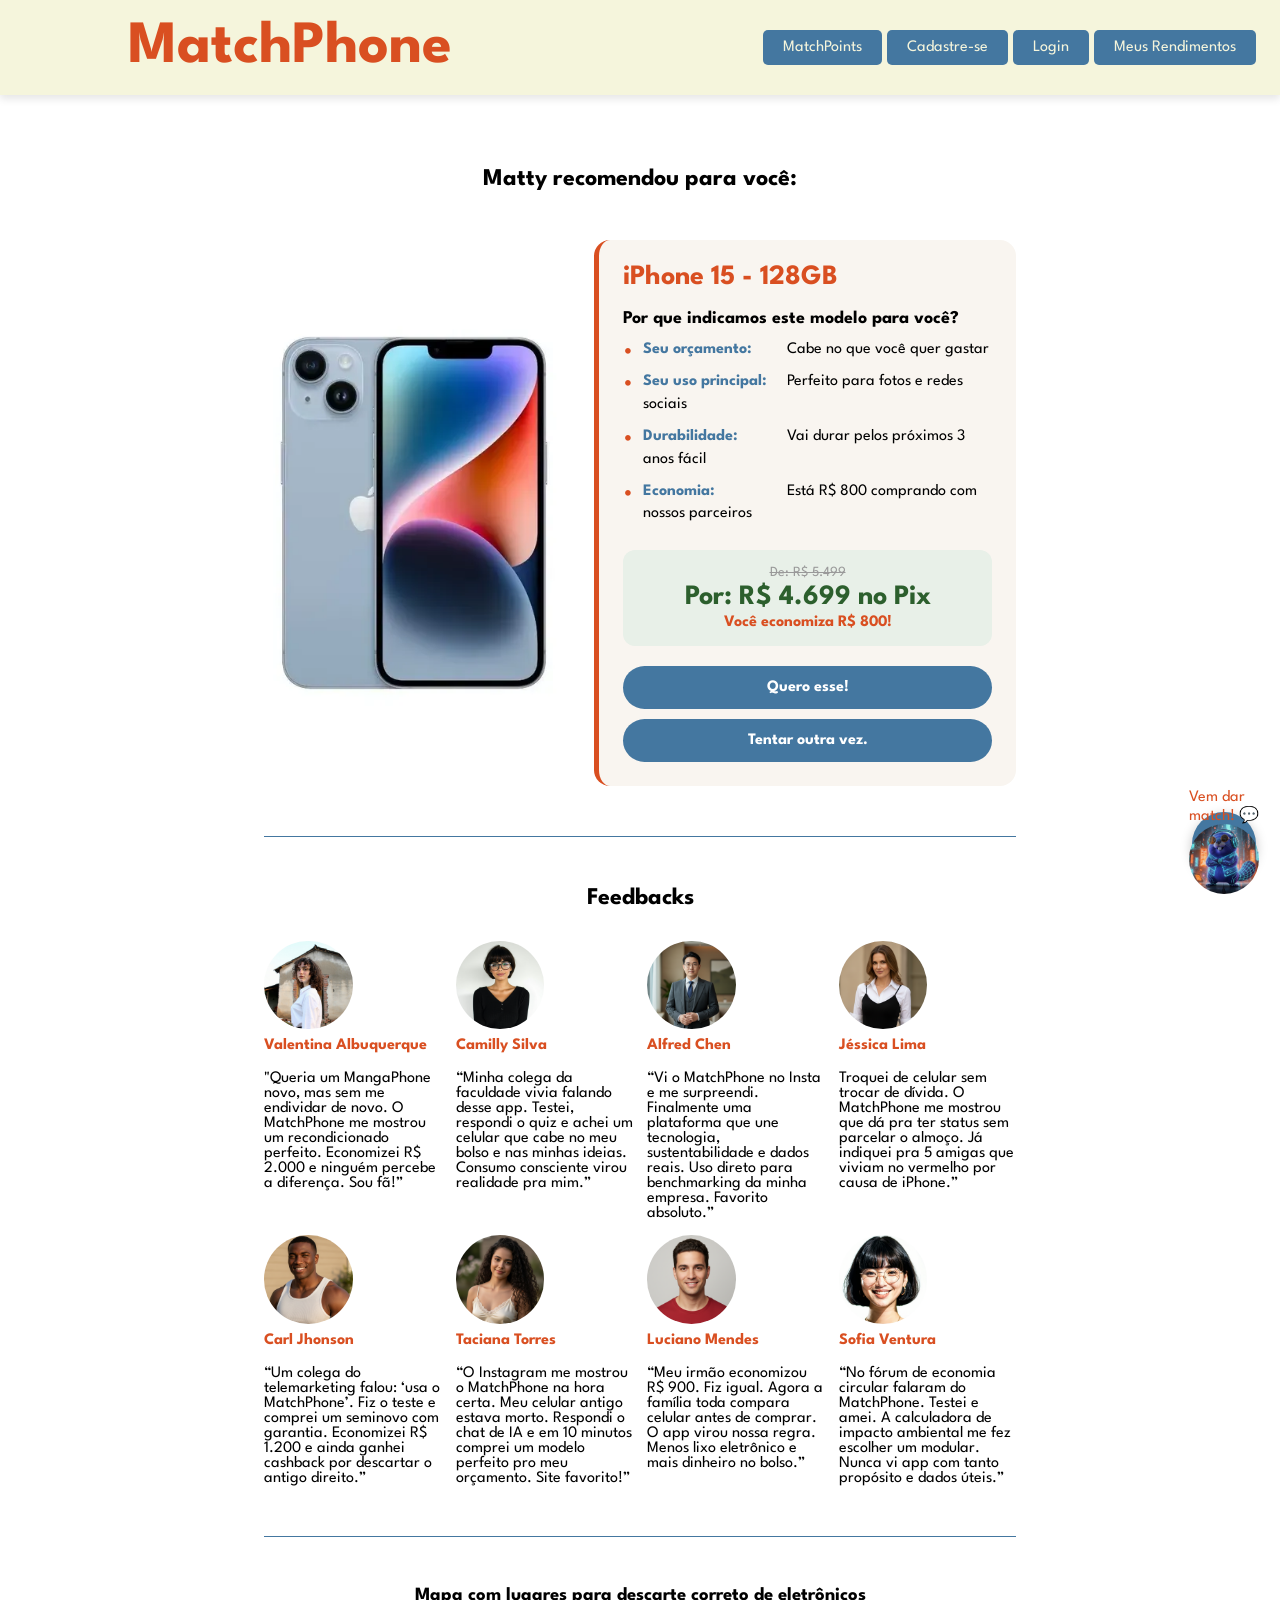
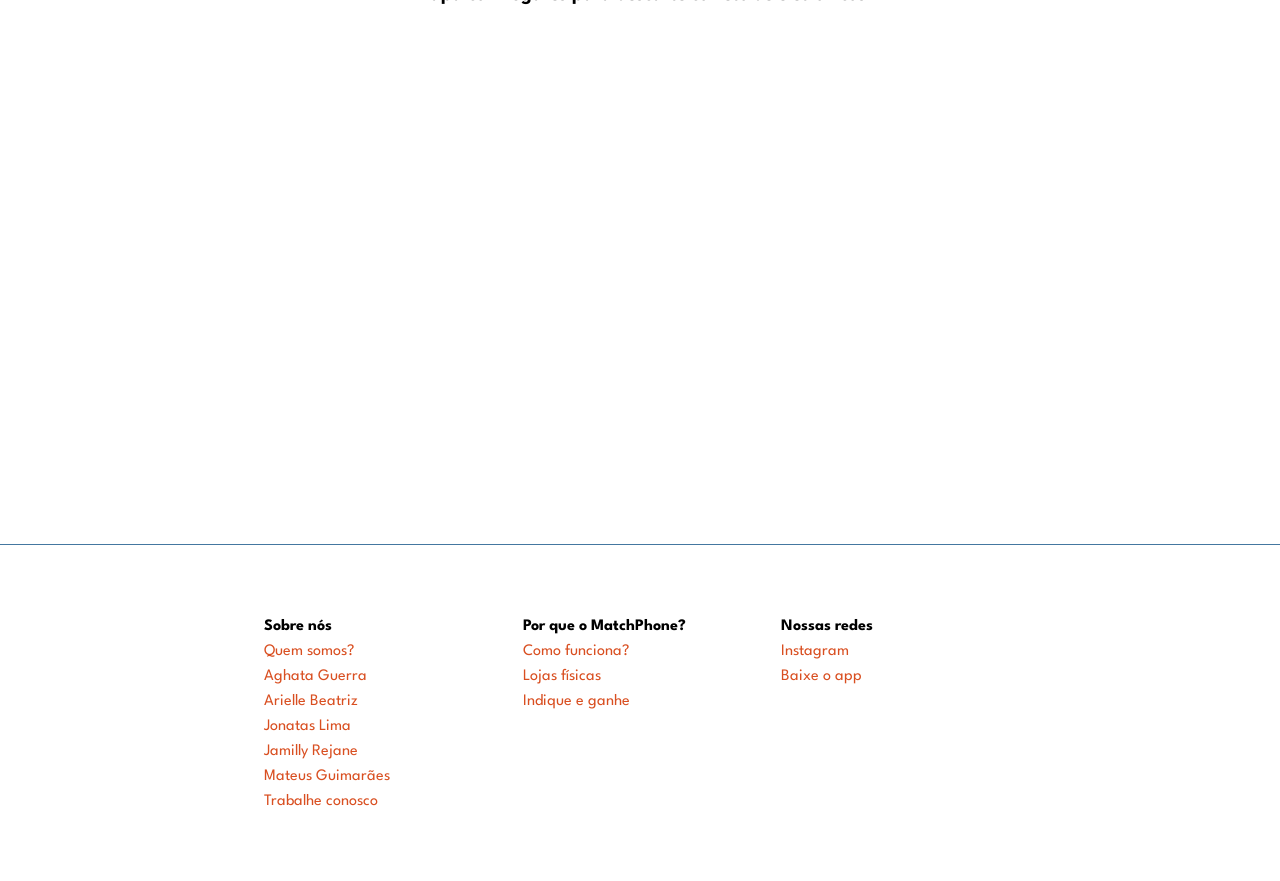
<file: index.html>
<!DOCTYPE html>
<html lang="pt-br">

<head>
    <meta charset="UTF-8">
    <meta name="viewport" content="width=device-width, initial-scale=1.0">
    <title>Home Page</title>
    <link rel="stylesheet" href="./css/style.css">
    <link rel="preconnect" href="https://fonts.googleapis.com">
    <link rel="preconnect" href="https://fonts.gstatic.com" crossorigin>
    <link href="https://fonts.googleapis.com/css2?family=League+Spartan:wght@100..900&display=swap" rel="stylesheet">
</head>

<body class="league-spartan">
    <header>
        <div class="menu">
            <div class="logo-titulo">
                <a href="../index.html">
                    <h1>MatchPhone</h1>
                </a>
            </div>

            <button class="menu-toggle" id="menu-toggle">&#9776;</button>

            <div class="menu-botoes" id="menu-botoes">

                <a href="./matchPoints/MatchPoints.html">
                    <button>MatchPoints</button>
                </a>
                <a href="#">
                    <button>Cadastre-se</button>
                </a>
                <a href="#">
                    <button>Login</button>
                </a>
                <a href="#">
                    <button>Meus Rendimentos</button>
                </a>
            </div>
        </div>
    </header>

    <main>

        <div class="pai">
            <div class="recomended">
                <h2>Matty recomendou para você:</h2>

                <div class="recomended-content">
                    <img src="./assets/Smartphone recomendado pelo Matty.jpeg" alt="Smartphone recomendado pelo Matty">

                    <div class="link">
                        <div class="match-recomendacao">

                            <h3 class="modelo">iPhone 15 - 128GB</h3>

                            <div class="match-porque">
                                <p><strong>Por que indicamos este modelo para você?</strong></p>
                                <ul>
                                    <li><strong>Seu orçamento:</strong> Cabe no que você quer gastar</li>
                                    <li><strong>Seu uso principal:</strong> Perfeito para fotos e redes sociais</li>
                                    <li><strong>Durabilidade:</strong> Vai durar pelos próximos 3 anos fácil</li>
                                    <li><strong>Economia:</strong> Está R$ 800 comprando com nossos parceiros</li>
                                </ul>
                            </div>

                            <div class="match-preco">
                                <p class="preco-antigo">De: R$ 5.499</p>
                                <p class="preco-atual">Por: <strong>R$ 4.699</strong> no Pix</p>
                                <p class="economia"> Você economiza R$ 800!</p>
                            </div>

                            <a href="#" class="botao-recomendacao1"> Quero esse!</a>
                            <a href="#" class="botao-recomendacao2"> Tentar outra vez.</a>
                        </div>
                    </div>
                </div>
            </div>
            <div class="space"></div>
            <h2>Feedbacks</h2>

            <div class="container">
                <div class="item">
                    <img src="./assets/Valentina Albuquerque.png" alt="">
                    <p class="name">Valentina Albuquerque</p>
                    <p>"Queria um MangaPhone novo, mas sem me endividar de novo. O MatchPhone me mostrou um
                        recondicionado perfeito. Economizei R$ 2.000 e ninguém percebe a diferença. Sou fã!”

                    </p>
                </div>

                <div class="item">
                    <img src="./assets/Camilly Silva.png" alt="Camilly Silva">
                    <p class="name">Camilly Silva</p>
                    <p>
                        “Minha colega da faculdade vivia falando desse app. Testei, respondi o quiz e achei um celular
                        que cabe no meu bolso e nas minhas ideias. Consumo consciente virou realidade pra mim.”
                    </p>

                </div>

                <div class="item">
                    <img src="./assets/Alfred Chen.png" alt="Alfred Chen">
                    <p class="name">Alfred Chen</p>
                    <p>“Vi o MatchPhone no Insta e me surpreendi. Finalmente uma plataforma que une tecnologia,
                        sustentabilidade e dados reais. Uso direto para benchmarking da minha empresa. Favorito
                        absoluto.”</p>

                </div>

                <div class="item">
                    <img src="./assets/Jéssica Lima.png" alt="Jéssica Lima">
                    <p class="name">Jéssica Lima</p>
                    <p>Troquei de celular sem trocar de dívida. O MatchPhone me mostrou que dá pra ter status sem
                        parcelar o almoço. Já indiquei pra 5 amigas que viviam no vermelho por causa de iPhone.”</p>

                </div>
                <div class="item">
                    <img src="./assets/Carl Jhonson.png" alt="Carl Jhonson">
                    <p class="name">Carl Jhonson</p>
                    <p>“Um colega do telemarketing falou: ‘usa o MatchPhone’. Fiz o teste e comprei um seminovo com
                        garantia. Economizei R$ 1.200 e ainda ganhei cashback por descartar o antigo direito.”</p>

                </div>

                <div class="item">
                    <img src="./assets/Taciana Torres.png" alt="Taciana Torres">
                    <p class="name">Taciana Torres</p>
                    <p>“O Instagram me mostrou o MatchPhone na hora certa. Meu celular antigo estava morto. Respondi o
                        chat de IA e em 10 minutos comprei um modelo perfeito pro meu orçamento. Site favorito!”</p>

                </div>

                <div class="item">
                    <img src="./assets/Luciano Mendes.png" alt="Luciano Mendesl">
                    <p class="name">Luciano Mendes</p>
                    <p>“Meu irmão economizou R$ 900. Fiz igual. Agora a família toda compara celular antes de comprar. O
                        app virou nossa regra. Menos lixo eletrônico e mais dinheiro no bolso.”</p>

                </div>

                <div class="item">
                    <img src="./assets/Sofia Ventura.png" alt="Sofia Ventura">
                    <p class="name">Sofia Ventura</p>
                    <p>“No fórum de economia circular falaram do MatchPhone. Testei e amei. A calculadora de impacto
                        ambiental me fez escolher um modular. Nunca vi app com tanto propósito e dados úteis.”</p>

                </div>
            </div>
            <div class="space"></div>

            <div class="mapa">
                <h3>Mapa com lugares para descarte correto de eletrônicos</h3>
                <iframe
                    src="https://www.google.com/maps/embed?pb=!1m18!1m12!1m3!1d153086.68217867962!2d-35.07430383750002!3d-8.037638999999999!2m3!1f0!2f0!3f0!3m2!1i1024!2i768!4f13.1!3m3!1m2!1s0x7ab1936f9fb79bf%3A0x5e99941d49f7d352!2sREEECicle!5e1!3m2!1spt-BR!2sbr!4v1775610965955!5m2!1spt-BR!2sbr"
                    width="600" height="450" style="border:0;" allowfullscreen="" loading="lazy"
                    referrerpolicy="no-referrer-when-downgrade">Mapa de lugares para descarte de lixo
                    eletrônico</iframe>
            </div>

            <div class="matty" id="matty">
                <a href="./Matchphone ia/api.html">
                    <span class="matty-tooltip">Vem dar match! 💬</span>
                    <img src="./assets/Matty.png" alt="Matty">
                </a>
            </div>

    </main>
    <div class="space"></div>

    <footer>

        <div class="footer">
            <div class="sobre">
                <h4>Sobre nós</h4>
                <ul>
                    <li><a href="">Quem somos?</a></li>
                    <li><a href="https://www.instagram.com/_aghata_christie_/">Aghata Guerra</a></li>
                    <li><a href="https://www.instagram.com/arii.domingos/">Arielle Beatriz</a></li>
                    <li><a href="https://www.instagram.com/jonaz_zzzzz/">Jonatas Lima</a></li>
                    <li><a href="https://www.instagram.com/jamyrs2/">Jamilly Rejane</a> </li>
                    <li><a href="https://www.instagram.com/mtsgmrs/">Mateus Guimarães</a></li>
                    <li><a href="">Trabalhe conosco</a></li>
                </ul>
            </div>

            <div class="why">
                <h4>Por que o MatchPhone?</h4>
                <ul>
                    <li><a href="">Como funciona?</a></li>
                    <li><a href="">Lojas físicas</a></li>
                    <li><a href="">Indique e ganhe</a></li>
                </ul>
            </div>

            <div class="redes">
                <h4>Nossas redes</h4>
                <ul>
                    <li><a href="https://www.instagram.com/matchphonepe/">Instagram</a>

                    <li><a href="">Baixe o app</a></li>
                    </li>
                </ul>
            </div>
        </div>

    </footer>

    </div>

    <script src="./js/sanduiche.js"></script>
</body>

</html>
</file>
<file: css/style.css>
* {
    margin: 0;
    padding: 0;
    box-sizing: border-box;
}

.league-spartan {
    font-family: "League Spartan", sans-serif;
    font-optical-sizing: auto;
    font-weight: 400;
    font-style: normal;
}

header {
    padding: 20px 10%;
    background-color: #f5f5dc;
    box-shadow: 0 4px 8px rgba(0, 0, 0, 0.1);
    position: relative;
}

.menu {
    display: flex;
    align-items: center;
    justify-content: space-between;
}

.menu-toggle {
    display: none;
    background: none;
    background-color: #4477a0;
    color: #f5f5dc;
    padding: 10px 20px;
    border: none;
    border-radius: 5px;
    cursor: pointer;
    transition: 0.3s;
    font-family: "League Spartan", sans-serif;
    font-size: 16px;
}

h1 {
    white-space: nowrap;
    font-size: 60px;
}

.menu-botoes {
    display: flex;
    gap: 5px;
    flex-wrap: wrap;
    position: absolute;
    right: 24px;
}

header button {
    background-color: #4477a0;
    color: #f5f5dc;
    padding: 10px 20px;
    border: none;
    border-radius: 5px;
    cursor: pointer;
    transition: 0.3s;
    font-family: "League Spartan", sans-serif;
    font-size: 16px;
}

header button:hover {
    background-color: #d94f21;
    color: #f5f5dc;
}

header a {
    text-decoration: none;
    color: #d94f21;
}

.pai {
    padding: 24px;
    width: 800px;
    margin: 48px auto;
    border-radius: 24px;
    box-sizing: border-box;
}

.recomended h2 {
    margin-top: 1px;
    margin-bottom: 50px;
}

.recomended-content {
    display: flex;
    align-items: center;
    gap: 30px;
    flex-wrap: wrap;
}

.recomended img {
    width: 40%;
    max-width: 300px;
    height: auto;
    border-radius: 10px;
}

.link {
    flex: 1;
}

.link ul {
    list-style: none;
}

.link li {
    margin-bottom: 12px;
}

.link li p {
    line-height: 1.4;
}

.match-recomendacao {
    background-color: #f9f5f0;
    border-radius: 16px;
    padding: 24px;
    border-left: 5px solid #d94f21;
}

.match-mensagem {
    font-size: 18px;
    font-style: italic;
    color: #4477a0;
    margin-bottom: 20px;
}

.modelo {
    font-size: 28px;
    color: #d94f21;
    margin-bottom: 20px;
}

.match-porque,
.match-detalhes {
    margin-bottom: 24px;
}

.match-porque p,
.match-detalhes p {
    font-weight: bold;
    margin-bottom: 12px;
    font-size: 18px;
}

.match-porque ul,
.match-detalhes ul {
    list-style: none;
    padding-left: 0;
}

.match-porque li,
.match-detalhes li {
    margin-bottom: 10px;
    padding-left: 20px;
    position: relative;
    line-height: 1.4;
}

.match-porque li:before,
.match-detalhes li:before {
    content: "•";
    color: #d94f21;
    font-weight: bold;
    font-size: 18px;
    position: absolute;
    left: 0;
}

.match-porque li strong {
    display: inline-block;
    min-width: 140px;
    color: #4477a0;
}

.match-preco {
    background-color: #e8f0e8;
    padding: 16px;
    border-radius: 12px;
    text-align: center;
    margin: 20px 0;
}

.preco-antigo {
    text-decoration: line-through;
    color: #999;
    font-size: 14px;
}

.preco-atual {
    font-size: 28px;
    color: #2c5f2d;
    margin: 5px 0;
    font-weight: bold;
}

.economia {
    color: #d94f21;
    font-weight: bold;
}

.botao-recomendacao1 {
    display: block;
    background-color: #4477a0;
    color: white;
    padding: 14px 24px;
    border-radius: 30px;
    text-decoration: none;
    font-weight: bold;
    transition: 0.3s;
    text-align: center;
}

.botao-recomendacao2 {
    display: block;
    background-color: #4477a0;
    color: white;
    padding: 14px 24px;
    border-radius: 30px;
    margin-top: 10px;
    text-decoration: none;
    font-weight: bold;
    transition: 0.3s;
    text-align: center;
}

.botao-recomendacao1:hover {
    background-color: #d94f21;
}

.botao-recomendacao2:hover {
    background-color: #d94f21;
}

a {
    text-decoration: none;
    color: #d94f21;
    transition: all 0.3s ease 0s;
}

a:hover {
    color: #4477a0;
}

.space {
    margin-top: 50px;
    margin-bottom: 50px;
    border-top: 1px solid #4477a0;

}

h2 {
    text-align: center;
}

.container {
    margin-top: 32px;
    display: grid;
    grid-template-columns: repeat(4, 1fr);
    gap: 14px;
    align-items: start;

}

.item img {
    width: 50%;
    border-radius: 50%;
}

.name {
    font-weight: bold;
    color: #d94f21;
    margin-top: 5px;
    margin-bottom: 10%;
}


.mapa {
    display: grid;
    grid-template-columns: 1fr 1fr;
    grid-template-rows: auto auto;
    gap: 16px;
    align-items: center;
}

.mapa h3 {
    grid-column: span 2;
    text-align: center;
}

.mapa iframe {
    width: 100%;
    grid-column: span 2;
}

.matty {
    position: fixed;
    bottom: 24px;
    right: 24px;

    width: 64px;
    height: 64px;
    border-radius: 50%;
    background-color: #4477a0;

    display: flex;
    align-items: center;
    justify-content: center;

    cursor: pointer;
    box-shadow: 0 4px 12px rgba(0, 0, 0, 0.25);
    transition: 0.3s;
}

.matty:hover {
    background-color: #d94f21;
    transform: scale(1.1);
}

.matty img {
    width: 70px;
    height: 70px;
    border-radius: 50%;
    object-fit: cover;
}
.matty-tooltip {
  opacity: 1;
  transition: opacity 0.3s;
}

.matty-tooltip.escondido {
  opacity: 0;
  pointer-events: none;
}

.matty:hover .matty-tooltip {
  opacity: 1 !important;
  display: block !important;
}
.footer {
    padding: 24px;
    width: 800px;
    margin: 48px auto;
    border-radius: 24px;
    box-sizing: border-box;

    display: grid;
    grid-template-columns: repeat(3, 1fr);
    gap: 24px;
}

.footer li {
    margin-top: 10px;

}

.footer ul {
    list-style: none;
}
@media (max-width: 768px) {


  .menu {
    flex-wrap: wrap;
  }

  .menu-toggle {
    display: block;
  }

  .menu-botoes {
    display: none;
    flex-direction: column;
    width: 100%;
    gap: 8px;
    padding: 16px 0;
    position: static; 
  }

  .menu-botoes.aberto {
    display: flex;
  }

  .menu-botoes a,
  .menu-botoes button {
    width: 100%;
  }

  h1 {
    font-size: 36px; 
  }

  .pai {
    width: 100%;       
    margin: 24px auto;
    padding: 16px;
  }

 
  .recomended-content {
    flex-direction: column;
  }

  .recomended img {
    width: 100%;
    max-width: 100%;
  }

  .container {
    grid-template-columns: repeat(2, 1fr);   }

 
  .footer {
    width: 100%;
    grid-template-columns: 1fr; 
    }
}
</file>
